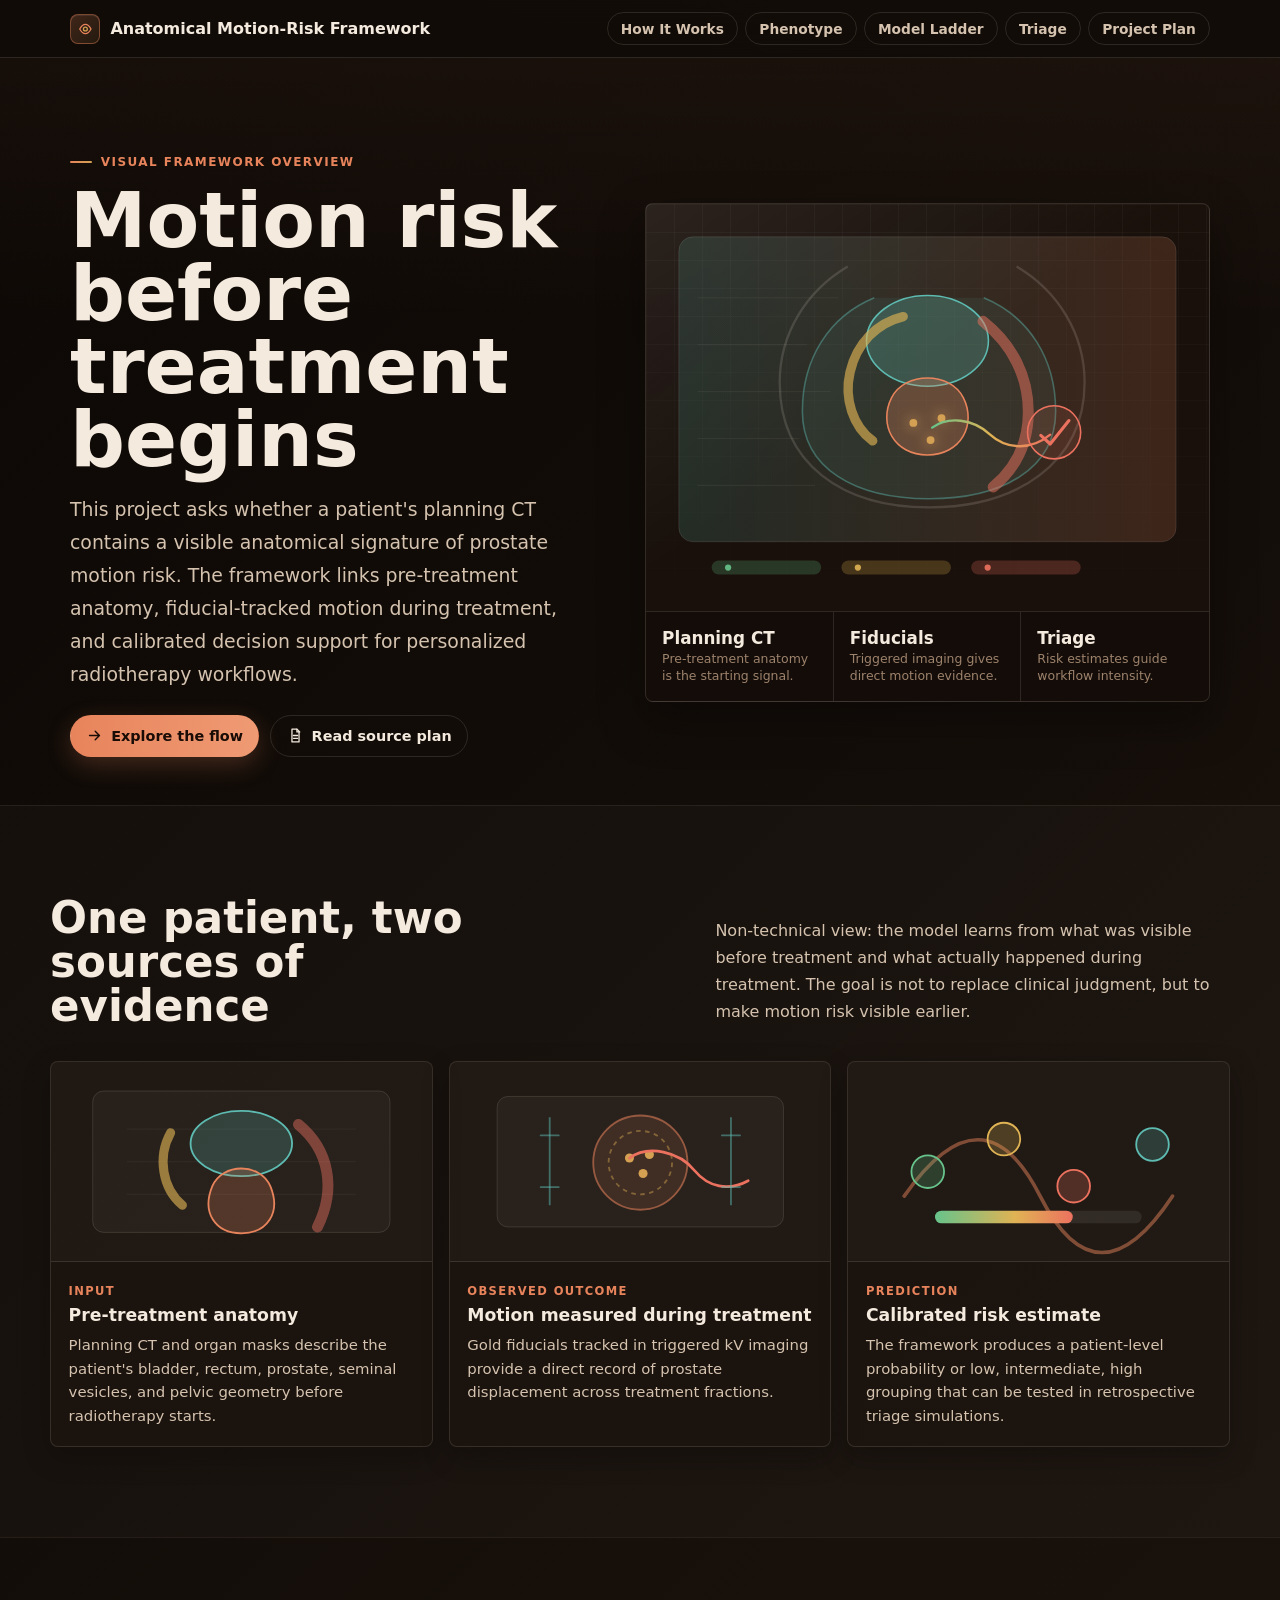
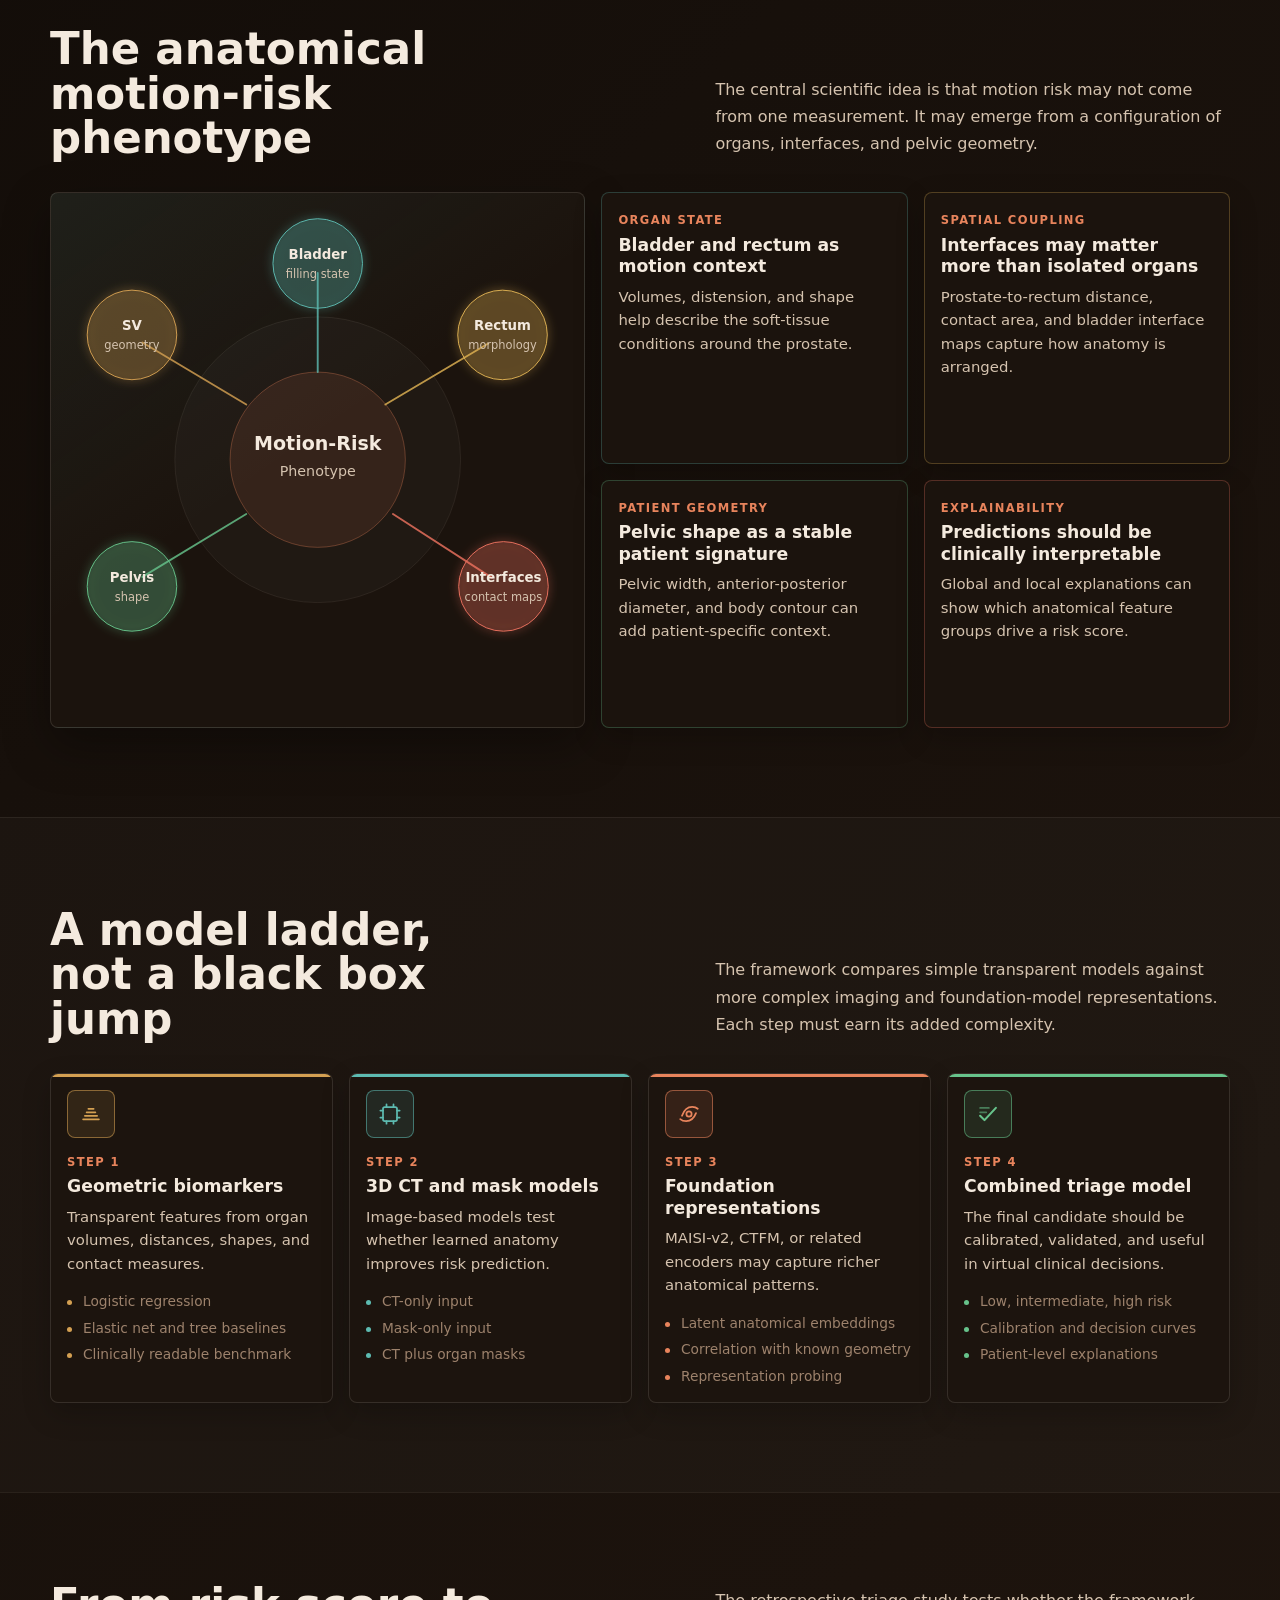
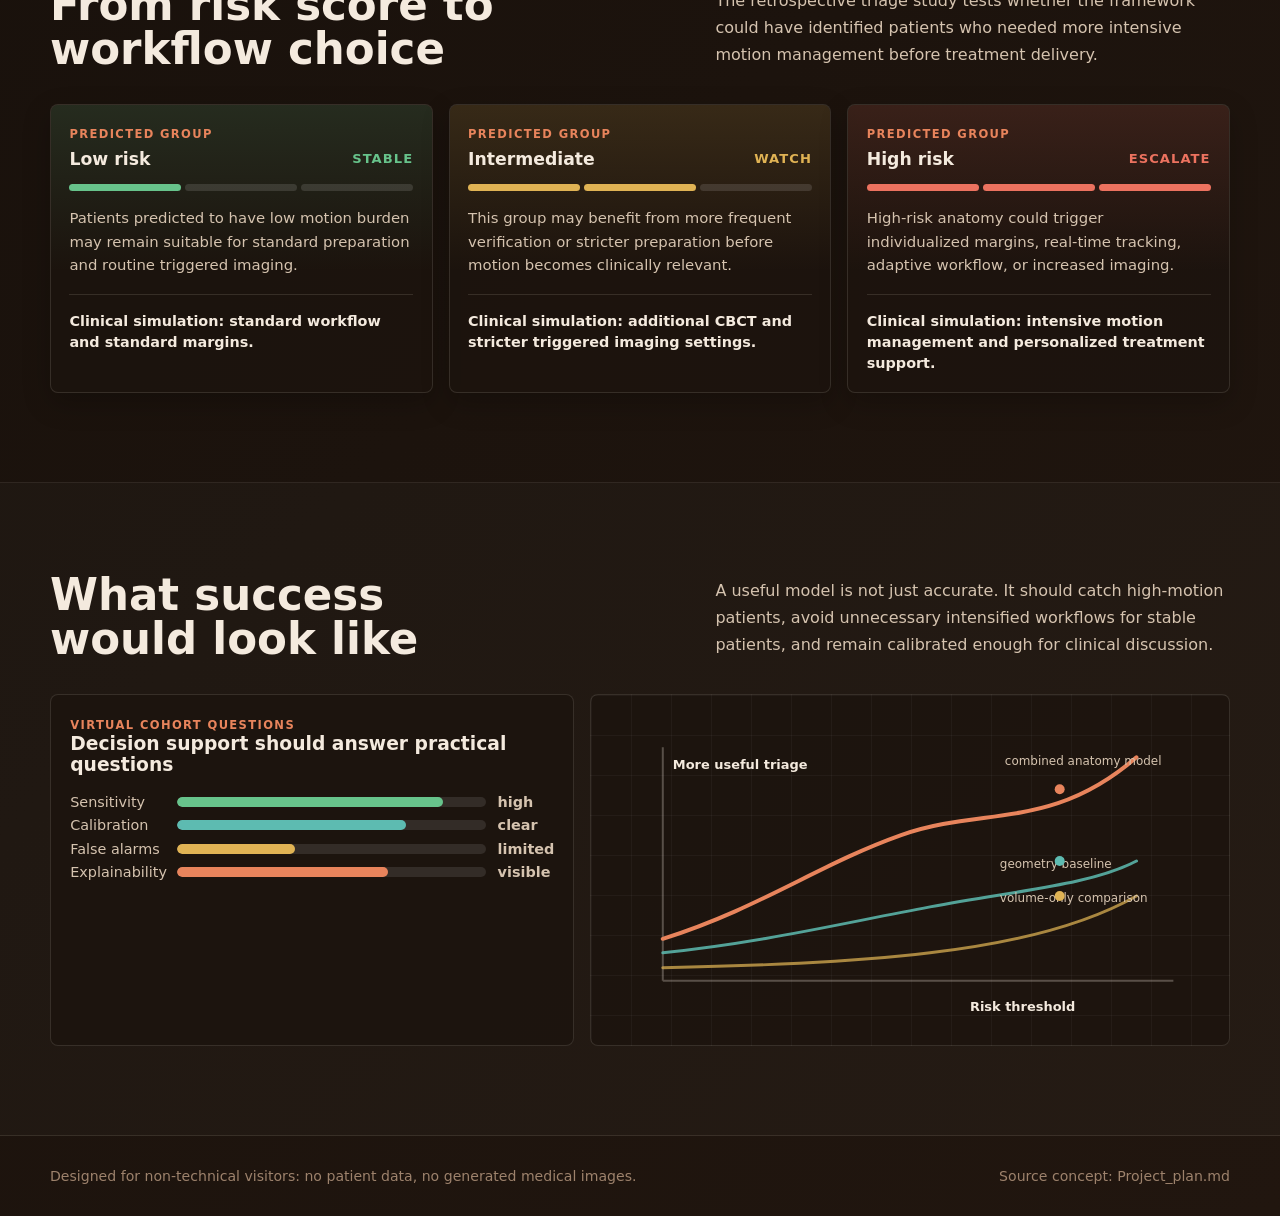
<file: visual_overview.html>
<!doctype html>
<html lang="en">
  <head>
    <meta charset="UTF-8" />
    <meta name="viewport" content="width=device-width, initial-scale=1.0" />
    <title>Visual Overview | Anatomical Motion-Risk Phenotype</title>
    <meta
      name="description"
      content="A non-technical visual overview of a framework for predicting prostate radiotherapy motion risk from pre-treatment anatomy."
    />
    <style>
      :root {
        color-scheme: dark;
        --bg: #110c08;
        --bg-2: #18110c;
        --panel: rgba(29, 20, 14, 0.86);
        --panel-2: rgba(36, 25, 18, 0.92);
        --ink: #f4eade;
        --ink-2: #d5c3af;
        --muted: #9d826c;
        --line: rgba(244, 234, 222, 0.12);
        --line-2: rgba(244, 234, 222, 0.07);
        --accent: #e8845c;
        --accent-2: #d4a052;
        --teal: #5dbbb1;
        --green: #67c38b;
        --amber: #e0b354;
        --coral: #ec725f;
        --red: #f07070;
        --shadow: 0 18px 46px rgba(0, 0, 0, 0.34);
        --radius: 8px;
        --max: 1180px;
      }

      * { box-sizing: border-box; }

      html {
        min-height: 100%;
        background: var(--bg);
        scroll-behavior: smooth;
      }

      body {
        min-height: 100%;
        margin: 0;
        overflow-x: hidden;
        font-family:
          "DM Sans", Inter, ui-sans-serif, system-ui, -apple-system,
          BlinkMacSystemFont, "Segoe UI", sans-serif;
        color: var(--ink);
        background:
          linear-gradient(180deg, rgba(232, 132, 92, 0.06), transparent 20rem),
          linear-gradient(135deg, #0c0805 0%, #17100b 42%, #21160f 100%);
      }

      body::before {
        content: "";
        position: fixed;
        inset: 0;
        z-index: -1;
        background-image:
          linear-gradient(rgba(255, 255, 255, 0.028) 1px, transparent 1px),
          linear-gradient(90deg, rgba(255, 255, 255, 0.028) 1px, transparent 1px);
        background-size: 44px 44px;
        mask-image: linear-gradient(180deg, black, transparent 86%);
      }

      a { color: inherit; }

      .topbar {
        position: sticky;
        top: 0;
        z-index: 10;
        border-bottom: 1px solid var(--line);
        background: rgba(17, 12, 8, 0.82);
        backdrop-filter: blur(18px);
      }

      .topbar-inner {
        display: flex;
        align-items: center;
        justify-content: space-between;
        gap: 1rem;
        max-width: var(--max);
        margin: 0 auto;
        padding: 0.75rem 1.25rem;
      }

      .brand {
        display: flex;
        align-items: center;
        gap: 0.65rem;
        min-width: 0;
        color: var(--ink);
        text-decoration: none;
        font-weight: 800;
        letter-spacing: 0;
      }

      .brand-mark {
        display: grid;
        width: 30px;
        height: 30px;
        place-items: center;
        border: 1px solid rgba(232, 132, 92, 0.42);
        border-radius: 8px;
        background: linear-gradient(135deg, rgba(232, 132, 92, 0.22), rgba(212, 160, 82, 0.1));
        box-shadow: inset 0 1px 0 rgba(255, 255, 255, 0.08);
      }

      .brand-mark svg { width: 18px; height: 18px; }

      .nav {
        display: flex;
        align-items: center;
        gap: 0.45rem;
      }

      .nav a {
        border: 1px solid var(--line);
        border-radius: 999px;
        color: var(--ink-2);
        padding: 0.48rem 0.82rem;
        text-decoration: none;
        font-size: 0.86rem;
        font-weight: 700;
      }

      .nav a:hover {
        border-color: rgba(232, 132, 92, 0.46);
        color: var(--ink);
        background: rgba(232, 132, 92, 0.08);
      }

      .hero {
        max-width: var(--max);
        margin: 0 auto;
        padding: clamp(3rem, 7vw, 6.5rem) 1.25rem 3rem;
      }

      .hero-grid {
        display: grid;
        grid-template-columns: minmax(0, 0.95fr) minmax(360px, 1.05fr);
        gap: clamp(2rem, 5vw, 4.5rem);
        align-items: center;
      }

      .hero-grid > *,
      .section-heading > *,
      .phenotype-layout > *,
      .utility > * {
        min-width: 0;
      }

      .eyebrow {
        display: inline-flex;
        align-items: center;
        gap: 0.55rem;
        margin: 0 0 1rem;
        color: var(--accent);
        font-size: 0.75rem;
        font-weight: 900;
        letter-spacing: 0.12em;
        text-transform: uppercase;
      }

      .eyebrow::before {
        content: "";
        width: 22px;
        height: 2px;
        border-radius: 99px;
        background: linear-gradient(90deg, var(--accent), var(--accent-2));
      }

      h1, h2, h3, p { margin-top: 0; }

      h1 {
        max-width: 12ch;
        margin-bottom: 1rem;
        font-size: clamp(2.35rem, 6vw, 5rem);
        line-height: 0.95;
        letter-spacing: 0;
      }

      .lead {
        max-width: 64ch;
        color: var(--ink-2);
        font-size: clamp(1rem, 1.6vw, 1.18rem);
        line-height: 1.75;
      }

      .hero-actions {
        display: flex;
        flex-wrap: wrap;
        gap: 0.7rem;
        margin-top: 1.5rem;
      }

      .button {
        display: inline-flex;
        align-items: center;
        gap: 0.5rem;
        min-height: 42px;
        border-radius: 999px;
        border: 1px solid var(--line);
        padding: 0.58rem 0.95rem;
        color: var(--ink);
        text-decoration: none;
        font-size: 0.9rem;
        font-weight: 800;
      }

      .button.primary {
        border-color: transparent;
        background: linear-gradient(90deg, var(--accent), #ef9a73);
        color: #190c06;
        box-shadow: 0 8px 24px rgba(232, 132, 92, 0.24);
      }

      .button svg { width: 17px; height: 17px; }

      .hero-visual {
        position: relative;
        margin: 0;
        border: 1px solid var(--line);
        border-radius: var(--radius);
        background:
          linear-gradient(145deg, rgba(255, 255, 255, 0.08), transparent 42%),
          rgba(28, 19, 13, 0.72);
        box-shadow: var(--shadow);
        overflow: hidden;
      }

      .hero-visual::before {
        content: "";
        position: absolute;
        inset: 0;
        background-image:
          linear-gradient(rgba(255, 255, 255, 0.035) 1px, transparent 1px),
          linear-gradient(90deg, rgba(255, 255, 255, 0.035) 1px, transparent 1px);
        background-size: 28px 28px;
        mask-image: linear-gradient(180deg, rgba(0, 0, 0, 0.9), transparent 92%);
      }

      .hero-visual svg {
        position: relative;
        display: block;
        width: 100%;
        height: auto;
      }

      .quick-stats {
        display: grid;
        grid-template-columns: repeat(3, 1fr);
        border-top: 1px solid var(--line);
        background: rgba(13, 9, 6, 0.44);
      }

      .quick-stat {
        padding: 1rem;
        border-right: 1px solid var(--line);
      }

      .quick-stat:last-child { border-right: 0; }

      .quick-stat b {
        display: block;
        color: var(--ink);
        font-size: 1.05rem;
      }

      .quick-stat span {
        display: block;
        margin-top: 0.2rem;
        color: var(--muted);
        font-size: 0.78rem;
        line-height: 1.35;
      }

      .section {
        border-top: 1px solid var(--line-2);
        padding: clamp(3rem, 7vw, 5.6rem) 1.25rem;
      }

      .section:nth-of-type(even) {
        background: rgba(255, 255, 255, 0.018);
      }

      .section-inner {
        max-width: var(--max);
        margin: 0 auto;
      }

      .section-heading {
        display: grid;
        grid-template-columns: minmax(0, 0.8fr) minmax(280px, 0.65fr);
        gap: 2rem;
        align-items: end;
        margin-bottom: 2rem;
      }

      h2 {
        max-width: 15ch;
        margin-bottom: 0;
        font-size: clamp(1.8rem, 3.4vw, 3rem);
        line-height: 1.02;
        letter-spacing: 0;
      }

      .section-heading p {
        margin-bottom: 0.2rem;
        color: var(--ink-2);
        line-height: 1.7;
      }

      .journey {
        display: grid;
        grid-template-columns: repeat(3, minmax(0, 1fr));
        gap: 1rem;
      }

      .step-card,
      .feature-card,
      .model-card,
      .risk-card {
        border: 1px solid var(--line);
        border-radius: var(--radius);
        background: var(--panel);
        box-shadow: 0 10px 28px rgba(0, 0, 0, 0.22);
      }

      .step-card {
        display: grid;
        grid-template-rows: auto 1fr;
        min-height: 360px;
        overflow: hidden;
      }

      .step-visual {
        min-height: 188px;
        border-bottom: 1px solid var(--line);
        background: rgba(255, 255, 255, 0.025);
      }

      .step-visual svg {
        display: block;
        width: 100%;
        height: 100%;
        min-height: 188px;
      }

      .step-copy {
        padding: 1.1rem;
      }

      .step-kicker,
      .card-kicker {
        color: var(--accent);
        font-size: 0.72rem;
        font-weight: 900;
        letter-spacing: 0.12em;
        text-transform: uppercase;
      }

      .step-copy h3,
      .feature-card h3,
      .model-card h3,
      .risk-card h3 {
        margin: 0.4rem 0 0.5rem;
        font-size: 1.08rem;
        line-height: 1.24;
      }

      .step-copy p,
      .feature-card p,
      .model-card p,
      .risk-card p {
        margin-bottom: 0;
        color: var(--ink-2);
        font-size: 0.93rem;
        line-height: 1.58;
      }

      .phenotype-layout {
        display: grid;
        grid-template-columns: minmax(320px, 0.92fr) minmax(0, 1.08fr);
        gap: 1rem;
        align-items: stretch;
      }

      .phenotype-map {
        border: 1px solid var(--line);
        border-radius: var(--radius);
        background:
          linear-gradient(145deg, rgba(93, 187, 177, 0.08), transparent 48%),
          var(--panel);
        box-shadow: var(--shadow);
        min-height: 520px;
        overflow: hidden;
      }

      .phenotype-map svg {
        display: block;
        width: 100%;
        height: 100%;
        min-height: 520px;
      }

      .feature-grid {
        display: grid;
        grid-template-columns: repeat(2, minmax(0, 1fr));
        gap: 1rem;
      }

      .feature-card {
        padding: 1rem;
        min-height: 158px;
      }

      .feature-card[data-tone="teal"] { border-color: rgba(93, 187, 177, 0.26); }
      .feature-card[data-tone="amber"] { border-color: rgba(224, 179, 84, 0.28); }
      .feature-card[data-tone="coral"] { border-color: rgba(236, 114, 95, 0.28); }
      .feature-card[data-tone="green"] { border-color: rgba(103, 195, 139, 0.28); }

      .model-ladder {
        display: grid;
        grid-template-columns: repeat(4, minmax(0, 1fr));
        gap: 1rem;
      }

      .model-card {
        position: relative;
        min-height: 306px;
        padding: 1rem;
        overflow: hidden;
      }

      .model-card::before {
        content: "";
        position: absolute;
        top: 0;
        left: 0;
        right: 0;
        height: 3px;
        background: var(--tone, var(--accent));
      }

      .model-icon {
        display: grid;
        width: 48px;
        height: 48px;
        place-items: center;
        margin-bottom: 0.8rem;
        border: 1px solid color-mix(in srgb, var(--tone, var(--accent)), transparent 45%);
        border-radius: 8px;
        background: color-mix(in srgb, var(--tone, var(--accent)), transparent 88%);
      }

      .model-icon svg { width: 28px; height: 28px; }

      .model-card ul {
        display: grid;
        gap: 0.45rem;
        margin: 1rem 0 0;
        padding: 0;
        list-style: none;
      }

      .model-card li {
        position: relative;
        padding-left: 1rem;
        color: var(--muted);
        font-size: 0.86rem;
        line-height: 1.4;
      }

      .model-card li::before {
        content: "";
        position: absolute;
        top: 0.58em;
        left: 0;
        width: 5px;
        height: 5px;
        border-radius: 50%;
        background: var(--tone, var(--accent));
      }

      .triage-grid {
        display: grid;
        grid-template-columns: repeat(3, minmax(0, 1fr));
        gap: 1rem;
      }

      .risk-card {
        position: relative;
        padding: 1.15rem;
        overflow: hidden;
      }

      .risk-card::before {
        content: "";
        position: absolute;
        inset: 0;
        background: linear-gradient(180deg, color-mix(in srgb, var(--risk), transparent 86%), transparent 58%);
        pointer-events: none;
      }

      .risk-card > * { position: relative; }

      .risk-meter {
        display: flex;
        gap: 0.25rem;
        margin: 0.9rem 0 1rem;
      }

      .risk-meter span {
        flex: 1;
        height: 7px;
        border-radius: 99px;
        background: rgba(255, 255, 255, 0.12);
      }

      .risk-card.low .risk-meter span:nth-child(-n+1),
      .risk-card.mid .risk-meter span:nth-child(-n+2),
      .risk-card.high .risk-meter span:nth-child(-n+3) {
        background: var(--risk);
      }

      .risk-card h3 {
        display: flex;
        align-items: center;
        justify-content: space-between;
        gap: 1rem;
      }

      .risk-card h3 span:last-child {
        color: var(--risk);
        font-size: 0.82rem;
        font-weight: 900;
        letter-spacing: 0.08em;
        text-transform: uppercase;
      }

      .risk-action {
        margin-top: 1rem;
        padding-top: 1rem;
        border-top: 1px solid var(--line);
        color: var(--ink);
        font-size: 0.9rem;
        font-weight: 800;
        line-height: 1.45;
      }

      .utility {
        display: grid;
        grid-template-columns: minmax(0, 0.9fr) minmax(320px, 1.1fr);
        gap: 1rem;
        align-items: stretch;
      }

      .utility-panel {
        border: 1px solid var(--line);
        border-radius: var(--radius);
        background: var(--panel);
        padding: 1.2rem;
      }

      .cohort {
        display: grid;
        gap: 0.45rem;
        margin-top: 1.2rem;
      }

      .cohort-row {
        display: grid;
        grid-template-columns: 96px 1fr 56px;
        gap: 0.7rem;
        align-items: center;
        color: var(--ink-2);
        font-size: 0.9rem;
      }

      .bar {
        height: 10px;
        overflow: hidden;
        border-radius: 99px;
        background: rgba(255, 255, 255, 0.1);
      }

      .bar span {
        display: block;
        height: 100%;
        width: var(--w);
        border-radius: inherit;
        background: var(--c);
      }

      .decision-curve {
        min-height: 350px;
        border: 1px solid var(--line);
        border-radius: var(--radius);
        background:
          linear-gradient(rgba(255, 255, 255, 0.035) 1px, transparent 1px),
          linear-gradient(90deg, rgba(255, 255, 255, 0.035) 1px, transparent 1px),
          var(--panel);
        background-size: 40px 40px;
        overflow: hidden;
      }

      .decision-curve svg {
        display: block;
        width: 100%;
        height: 100%;
        min-height: 350px;
      }

      .footer {
        border-top: 1px solid var(--line);
        padding: 2rem 1.25rem;
        color: var(--muted);
      }

      .footer-inner {
        display: flex;
        justify-content: space-between;
        gap: 1rem;
        max-width: var(--max);
        margin: 0 auto;
        font-size: 0.88rem;
      }

      .mobile-only { display: none; }

      @media (max-width: 980px) {
        .hero-grid,
        .section-heading,
        .phenotype-layout,
        .utility {
          grid-template-columns: 1fr;
        }

        .journey,
        .model-ladder,
        .triage-grid {
          grid-template-columns: 1fr;
        }

        h1 { max-width: 14ch; }
        h2 { max-width: 18ch; }
      }

      @media (max-width: 640px) {
        .topbar-inner { align-items: flex-start; flex-direction: column; }
        .topbar-inner,
        .hero,
        .section,
        .footer {
          max-width: 100%;
        }
        .topbar-inner { width: 100%; }
        .brand {
          width: 100%;
          align-items: flex-start;
        }
        .brand span:last-child {
          min-width: 0;
          overflow-wrap: anywhere;
          line-height: 1.25;
        }
        .nav {
          display: grid;
          grid-template-columns: repeat(2, minmax(0, 1fr));
          width: 100%;
          padding-bottom: 0;
        }
        .nav a {
          padding-inline: 0.55rem;
          text-align: center;
        }
        .nav a[href="index.html"] { grid-column: 1 / -1; }
        .hero { padding-top: 2.4rem; }
        .hero-grid { gap: 1.25rem; }
        .lead { max-width: 34ch; }
        .hero-actions {
          flex-direction: column;
          align-items: stretch;
        }
        .button {
          width: 100%;
          justify-content: center;
        }
        .hero-visual { margin-inline: -0.2rem; }
        .quick-stats { grid-template-columns: 1fr; }
        .quick-stat { border-right: 0; border-bottom: 1px solid var(--line); }
        .feature-grid { grid-template-columns: 1fr; }
        .footer-inner { flex-direction: column; }
      }
    </style>
  </head>
  <body>
    <header class="topbar">
      <div class="topbar-inner">
        <a class="brand" href="visual_overview.html" aria-label="Visual overview home">
          <span class="brand-mark" aria-hidden="true">
            <svg viewBox="0 0 24 24" fill="none">
              <path d="M5 12c2.2-4.2 4.7-6.3 7.5-6.3S17.8 7.8 20 12c-2.2 4.2-4.7 6.3-7.5 6.3S7.2 16.2 5 12Z" stroke="#e8845c" stroke-width="1.7"/>
              <circle cx="12.5" cy="12" r="2.6" stroke="#d4a052" stroke-width="1.7"/>
            </svg>
          </span>
          <span>Anatomical Motion-Risk Framework</span>
        </a>
        <nav class="nav" aria-label="Page links">
          <a href="#journey">How It Works</a>
          <a href="#phenotype">Phenotype</a>
          <a href="#models">Model Ladder</a>
          <a href="#triage">Triage</a>
          <a href="index.html">Project Plan</a>
        </nav>
      </div>
    </header>

    <main>
      <section class="hero" aria-labelledby="hero-title">
        <div class="hero-grid">
          <div>
            <p class="eyebrow">Visual framework overview</p>
            <h1 id="hero-title">Motion risk before treatment begins</h1>
            <p class="lead">
              This project asks whether a patient&apos;s planning CT contains a visible anatomical
              signature of prostate motion risk. The framework links pre-treatment anatomy,
              fiducial-tracked motion during treatment, and calibrated decision support for
              personalized radiotherapy workflows.
            </p>
            <div class="hero-actions">
              <a class="button primary" href="#journey">
                <svg viewBox="0 0 24 24" fill="none" aria-hidden="true">
                  <path d="M5 12h14M13 6l6 6-6 6" stroke="currentColor" stroke-width="2" stroke-linecap="round" stroke-linejoin="round"/>
                </svg>
                Explore the flow
              </a>
              <a class="button" href="Project_plan.md">
                <svg viewBox="0 0 24 24" fill="none" aria-hidden="true">
                  <path d="M7 3h7l3 3v15H7V3Z" stroke="currentColor" stroke-width="1.8" stroke-linejoin="round"/>
                  <path d="M14 3v4h4M9 12h6M9 16h6" stroke="currentColor" stroke-width="1.8" stroke-linecap="round"/>
                </svg>
                Read source plan
              </a>
            </div>
          </div>

          <figure class="hero-visual" aria-label="Stylized planning CT anatomy connected to motion-risk prediction">
            <svg viewBox="0 0 720 520" role="img">
              <defs>
                <linearGradient id="ctFrame" x1="0" x2="1">
                  <stop offset="0%" stop-color="#5dbbb1" stop-opacity="0.16"/>
                  <stop offset="100%" stop-color="#e8845c" stop-opacity="0.18"/>
                </linearGradient>
                <linearGradient id="riskPath" x1="0" x2="1">
                  <stop offset="0%" stop-color="#67c38b"/>
                  <stop offset="50%" stop-color="#e0b354"/>
                  <stop offset="100%" stop-color="#ec725f"/>
                </linearGradient>
                <filter id="softGlow" x="-40%" y="-40%" width="180%" height="180%">
                  <feGaussianBlur stdDeviation="8" result="blur"/>
                  <feMerge>
                    <feMergeNode in="blur"/>
                    <feMergeNode in="SourceGraphic"/>
                  </feMerge>
                </filter>
              </defs>

              <rect x="42" y="42" width="636" height="390" rx="18" fill="url(#ctFrame)" stroke="rgba(244,234,222,.14)"/>
              <path d="M66 120h180M66 180h140M66 240h170M66 300h130M66 360h150" stroke="rgba(244,234,222,.08)"/>
              <path d="M474 80c54 32 87 87 87 148 0 105-89 160-199 160S171 333 171 228c0-61 33-116 87-148" fill="none" stroke="rgba(244,234,222,.14)" stroke-width="3"/>
              <path d="M292 120c-58 24-92 78-92 145 0 73 67 112 162 112s162-39 162-112c0-67-34-121-92-145" fill="rgba(93,187,177,.08)" stroke="rgba(93,187,177,.44)" stroke-width="2"/>

              <ellipse cx="360" cy="175" rx="78" ry="58" fill="rgba(93,187,177,.24)" stroke="#5dbbb1" stroke-width="2"/>
              <path d="M314 248c17-34 75-34 92 0 17 34-3 73-46 73s-63-39-46-73Z" fill="rgba(232,132,92,.28)" stroke="#e8845c" stroke-width="2"/>
              <path d="M290 303c-25-18-37-54-29-88 8-36 34-63 68-71" fill="none" stroke="rgba(224,179,84,.64)" stroke-width="12" stroke-linecap="round"/>
              <path d="M431 150c38 30 58 71 58 116 0 38-15 71-45 96" fill="none" stroke="rgba(236,114,95,.5)" stroke-width="14" stroke-linecap="round"/>

              <g filter="url(#softGlow)">
                <circle cx="342" cy="280" r="5" fill="#d4a052"/>
                <circle cx="378" cy="274" r="5" fill="#d4a052"/>
                <circle cx="364" cy="302" r="5" fill="#d4a052"/>
              </g>

              <path d="M366 286c21-15 52-11 73 8 24 22 55 20 78 1" fill="none" stroke="url(#riskPath)" stroke-width="3" stroke-linecap="round"/>
              <circle cx="522" cy="292" r="34" fill="rgba(236,114,95,.12)" stroke="#ec725f" stroke-width="2"/>
              <path d="M505 296l12 11 24-30" fill="none" stroke="#ec725f" stroke-width="4" stroke-linecap="round" stroke-linejoin="round"/>

              <g opacity=".92">
                <rect x="84" y="456" width="140" height="18" rx="9" fill="rgba(103,195,139,.24)"/>
                <rect x="250" y="456" width="140" height="18" rx="9" fill="rgba(224,179,84,.26)"/>
                <rect x="416" y="456" width="140" height="18" rx="9" fill="rgba(236,114,95,.26)"/>
                <circle cx="105" cy="465" r="4" fill="#67c38b"/>
                <circle cx="271" cy="465" r="4" fill="#e0b354"/>
                <circle cx="437" cy="465" r="4" fill="#ec725f"/>
              </g>
            </svg>
            <div class="quick-stats" aria-label="Project summary">
              <div class="quick-stat">
                <b>Planning CT</b>
                <span>Pre-treatment anatomy is the starting signal.</span>
              </div>
              <div class="quick-stat">
                <b>Fiducials</b>
                <span>Triggered imaging gives direct motion evidence.</span>
              </div>
              <div class="quick-stat">
                <b>Triage</b>
                <span>Risk estimates guide workflow intensity.</span>
              </div>
            </div>
          </figure>
        </div>
      </section>

      <section class="section" id="journey" aria-labelledby="journey-title">
        <div class="section-inner">
          <div class="section-heading">
            <h2 id="journey-title">One patient, two sources of evidence</h2>
            <p>
              Non-technical view: the model learns from what was visible before treatment and
              what actually happened during treatment. The goal is not to replace clinical
              judgment, but to make motion risk visible earlier.
            </p>
          </div>

          <div class="journey">
            <article class="step-card">
              <div class="step-visual" aria-hidden="true">
                <svg viewBox="0 0 420 220">
                  <rect x="46" y="32" width="328" height="156" rx="12" fill="rgba(255,255,255,.035)" stroke="rgba(244,234,222,.14)"/>
                  <path d="M84 74h252M84 110h252M84 146h252" stroke="rgba(244,234,222,.06)"/>
                  <ellipse cx="210" cy="90" rx="56" ry="36" fill="rgba(93,187,177,.22)" stroke="#5dbbb1" stroke-width="2"/>
                  <path d="M178 137c11-26 53-26 64 0 12 29-3 52-32 52s-44-23-32-52Z" fill="rgba(232,132,92,.22)" stroke="#e8845c" stroke-width="2"/>
                  <path d="M145 158c-22-18-28-53-13-80" fill="none" stroke="rgba(224,179,84,.62)" stroke-width="10" stroke-linecap="round"/>
                  <path d="M273 69c34 28 42 71 21 113" fill="none" stroke="rgba(236,114,95,.45)" stroke-width="12" stroke-linecap="round"/>
                </svg>
              </div>
              <div class="step-copy">
                <span class="step-kicker">Input</span>
                <h3>Pre-treatment anatomy</h3>
                <p>Planning CT and organ masks describe the patient&apos;s bladder, rectum, prostate, seminal vesicles, and pelvic geometry before radiotherapy starts.</p>
              </div>
            </article>

            <article class="step-card">
              <div class="step-visual" aria-hidden="true">
                <svg viewBox="0 0 420 220">
                  <rect x="52" y="38" width="316" height="144" rx="12" fill="rgba(255,255,255,.035)" stroke="rgba(244,234,222,.14)"/>
                  <circle cx="210" cy="111" r="52" fill="rgba(232,132,92,.12)" stroke="rgba(232,132,92,.55)" stroke-width="2"/>
                  <circle cx="210" cy="111" r="35" fill="none" stroke="rgba(224,179,84,.42)" stroke-width="2" stroke-dasharray="5 5"/>
                  <circle cx="198" cy="106" r="5" fill="#d4a052"/>
                  <circle cx="220" cy="102" r="5" fill="#d4a052"/>
                  <circle cx="213" cy="123" r="5" fill="#d4a052"/>
                  <path d="M198 106c21-15 55-7 72 14 15 18 37 23 59 11" fill="none" stroke="#ec725f" stroke-width="3" stroke-linecap="round"/>
                  <path d="M110 61v97M310 61v97" stroke="rgba(93,187,177,.5)" stroke-width="2"/>
                  <path d="M100 81h20M100 138h20M300 81h20M300 138h20" stroke="rgba(93,187,177,.5)" stroke-width="2" stroke-linecap="round"/>
                </svg>
              </div>
              <div class="step-copy">
                <span class="step-kicker">Observed outcome</span>
                <h3>Motion measured during treatment</h3>
                <p>Gold fiducials tracked in triggered kV imaging provide a direct record of prostate displacement across treatment fractions.</p>
              </div>
            </article>

            <article class="step-card">
              <div class="step-visual" aria-hidden="true">
                <svg viewBox="0 0 420 220">
                  <path d="M62 148c58-83 108-83 150 0s91 83 146 0" fill="none" stroke="rgba(232,132,92,.48)" stroke-width="4" stroke-linecap="round"/>
                  <circle cx="88" cy="121" r="18" fill="rgba(103,195,139,.22)" stroke="#67c38b" stroke-width="2"/>
                  <circle cx="172" cy="85" r="18" fill="rgba(224,179,84,.24)" stroke="#e0b354" stroke-width="2"/>
                  <circle cx="249" cy="137" r="18" fill="rgba(236,114,95,.24)" stroke="#ec725f" stroke-width="2"/>
                  <circle cx="336" cy="91" r="18" fill="rgba(93,187,177,.22)" stroke="#5dbbb1" stroke-width="2"/>
                  <rect x="96" y="164" width="228" height="14" rx="7" fill="rgba(255,255,255,.08)"/>
                  <rect x="96" y="164" width="152" height="14" rx="7" fill="url(#riskPathSmall)"/>
                  <defs>
                    <linearGradient id="riskPathSmall" x1="0" x2="1">
                      <stop offset="0%" stop-color="#67c38b"/>
                      <stop offset="58%" stop-color="#e0b354"/>
                      <stop offset="100%" stop-color="#ec725f"/>
                    </linearGradient>
                  </defs>
                </svg>
              </div>
              <div class="step-copy">
                <span class="step-kicker">Prediction</span>
                <h3>Calibrated risk estimate</h3>
                <p>The framework produces a patient-level probability or low, intermediate, high grouping that can be tested in retrospective triage simulations.</p>
              </div>
            </article>
          </div>
        </div>
      </section>

      <section class="section" id="phenotype" aria-labelledby="phenotype-title">
        <div class="section-inner">
          <div class="section-heading">
            <h2 id="phenotype-title">The anatomical motion-risk phenotype</h2>
            <p>
              The central scientific idea is that motion risk may not come from one measurement.
              It may emerge from a configuration of organs, interfaces, and pelvic geometry.
            </p>
          </div>

          <div class="phenotype-layout">
            <div class="phenotype-map" aria-label="Network map of anatomical contributors to motion risk">
              <svg viewBox="0 0 560 560" role="img">
                <defs>
                  <filter id="nodeGlow" x="-60%" y="-60%" width="220%" height="220%">
                    <feGaussianBlur stdDeviation="5" result="blur"/>
                    <feMerge><feMergeNode in="blur"/><feMergeNode in="SourceGraphic"/></feMerge>
                  </filter>
                </defs>
                <circle cx="280" cy="280" r="150" fill="rgba(255,255,255,.025)" stroke="rgba(244,234,222,.08)"/>
                <circle cx="280" cy="280" r="92" fill="rgba(232,132,92,.1)" stroke="rgba(232,132,92,.34)"/>
                <text x="280" y="270" text-anchor="middle" fill="#f4eade" font-size="20" font-weight="800">Motion-Risk</text>
                <text x="280" y="297" text-anchor="middle" fill="#d5c3af" font-size="15">Phenotype</text>

                <g stroke-width="2" stroke-linecap="round" opacity=".82">
                  <path d="M280 188L280 84" stroke="#5dbbb1"/>
                  <path d="M351 222L459 158" stroke="#e0b354"/>
                  <path d="M359 337L463 404" stroke="#ec725f"/>
                  <path d="M205 337L96 403" stroke="#67c38b"/>
                  <path d="M205 222L96 157" stroke="#d4a052"/>
                </g>

                <g filter="url(#nodeGlow)">
                  <circle cx="280" cy="74" r="47" fill="rgba(93,187,177,.18)" stroke="#5dbbb1"/>
                  <circle cx="474" cy="149" r="47" fill="rgba(224,179,84,.18)" stroke="#e0b354"/>
                  <circle cx="475" cy="413" r="47" fill="rgba(236,114,95,.18)" stroke="#ec725f"/>
                  <circle cx="85" cy="413" r="47" fill="rgba(103,195,139,.18)" stroke="#67c38b"/>
                  <circle cx="85" cy="149" r="47" fill="rgba(212,160,82,.18)" stroke="#d4a052"/>
                </g>

                <text x="280" y="69" text-anchor="middle" fill="#f4eade" font-size="14" font-weight="800">Bladder</text>
                <text x="280" y="89" text-anchor="middle" fill="#d5c3af" font-size="12">filling state</text>
                <text x="474" y="144" text-anchor="middle" fill="#f4eade" font-size="14" font-weight="800">Rectum</text>
                <text x="474" y="164" text-anchor="middle" fill="#d5c3af" font-size="12">morphology</text>
                <text x="475" y="408" text-anchor="middle" fill="#f4eade" font-size="14" font-weight="800">Interfaces</text>
                <text x="475" y="428" text-anchor="middle" fill="#d5c3af" font-size="12">contact maps</text>
                <text x="85" y="408" text-anchor="middle" fill="#f4eade" font-size="14" font-weight="800">Pelvis</text>
                <text x="85" y="428" text-anchor="middle" fill="#d5c3af" font-size="12">shape</text>
                <text x="85" y="144" text-anchor="middle" fill="#f4eade" font-size="14" font-weight="800">SV</text>
                <text x="85" y="164" text-anchor="middle" fill="#d5c3af" font-size="12">geometry</text>
              </svg>
            </div>

            <div class="feature-grid">
              <article class="feature-card" data-tone="teal">
                <span class="card-kicker">Organ state</span>
                <h3>Bladder and rectum as motion context</h3>
                <p>Volumes, distension, and shape help describe the soft-tissue conditions around the prostate.</p>
              </article>
              <article class="feature-card" data-tone="amber">
                <span class="card-kicker">Spatial coupling</span>
                <h3>Interfaces may matter more than isolated organs</h3>
                <p>Prostate-to-rectum distance, contact area, and bladder interface maps capture how anatomy is arranged.</p>
              </article>
              <article class="feature-card" data-tone="green">
                <span class="card-kicker">Patient geometry</span>
                <h3>Pelvic shape as a stable patient signature</h3>
                <p>Pelvic width, anterior-posterior diameter, and body contour can add patient-specific context.</p>
              </article>
              <article class="feature-card" data-tone="coral">
                <span class="card-kicker">Explainability</span>
                <h3>Predictions should be clinically interpretable</h3>
                <p>Global and local explanations can show which anatomical feature groups drive a risk score.</p>
              </article>
            </div>
          </div>
        </div>
      </section>

      <section class="section" id="models" aria-labelledby="models-title">
        <div class="section-inner">
          <div class="section-heading">
            <h2 id="models-title">A model ladder, not a black box jump</h2>
            <p>
              The framework compares simple transparent models against more complex imaging and
              foundation-model representations. Each step must earn its added complexity.
            </p>
          </div>

          <div class="model-ladder">
            <article class="model-card" style="--tone: #d4a052">
              <div class="model-icon" aria-hidden="true">
                <svg viewBox="0 0 32 32" fill="none">
                  <path d="M7 22h18M9 18h14M11 14h10M13 10h6" stroke="#d4a052" stroke-width="2" stroke-linecap="round"/>
                </svg>
              </div>
              <span class="card-kicker">Step 1</span>
              <h3>Geometric biomarkers</h3>
              <p>Transparent features from organ volumes, distances, shapes, and contact measures.</p>
              <ul>
                <li>Logistic regression</li>
                <li>Elastic net and tree baselines</li>
                <li>Clinically readable benchmark</li>
              </ul>
            </article>

            <article class="model-card" style="--tone: #5dbbb1">
              <div class="model-icon" aria-hidden="true">
                <svg viewBox="0 0 32 32" fill="none">
                  <rect x="8" y="8" width="16" height="16" rx="2" stroke="#5dbbb1" stroke-width="2"/>
                  <path d="M12 8V5M20 8V5M12 27v-3M20 27v-3M5 12h3M5 20h3M24 12h3M24 20h3" stroke="#5dbbb1" stroke-width="2" stroke-linecap="round"/>
                </svg>
              </div>
              <span class="card-kicker">Step 2</span>
              <h3>3D CT and mask models</h3>
              <p>Image-based models test whether learned anatomy improves risk prediction.</p>
              <ul>
                <li>CT-only input</li>
                <li>Mask-only input</li>
                <li>CT plus organ masks</li>
              </ul>
            </article>

            <article class="model-card" style="--tone: #e8845c">
              <div class="model-icon" aria-hidden="true">
                <svg viewBox="0 0 32 32" fill="none">
                  <path d="M8 18c2.3-6.8 6.2-10.2 11.7-10.2 2.6 0 4.7.7 6.3 2.2M24 15c-2.4 6.1-6.1 9.2-11.2 9.2-2.8 0-5.1-.8-6.8-2.4" stroke="#e8845c" stroke-width="2" stroke-linecap="round"/>
                  <circle cx="16" cy="16" r="3" stroke="#e8845c" stroke-width="2"/>
                </svg>
              </div>
              <span class="card-kicker">Step 3</span>
              <h3>Foundation representations</h3>
              <p>MAISI-v2, CTFM, or related encoders may capture richer anatomical patterns.</p>
              <ul>
                <li>Latent anatomical embeddings</li>
                <li>Correlation with known geometry</li>
                <li>Representation probing</li>
              </ul>
            </article>

            <article class="model-card" style="--tone: #67c38b">
              <div class="model-icon" aria-hidden="true">
                <svg viewBox="0 0 32 32" fill="none">
                  <path d="M7 18l5 5L25 9" stroke="#67c38b" stroke-width="2.4" stroke-linecap="round" stroke-linejoin="round"/>
                  <path d="M7 9h10M7 14h7" stroke="#67c38b" stroke-width="2" stroke-linecap="round" opacity=".55"/>
                </svg>
              </div>
              <span class="card-kicker">Step 4</span>
              <h3>Combined triage model</h3>
              <p>The final candidate should be calibrated, validated, and useful in virtual clinical decisions.</p>
              <ul>
                <li>Low, intermediate, high risk</li>
                <li>Calibration and decision curves</li>
                <li>Patient-level explanations</li>
              </ul>
            </article>
          </div>
        </div>
      </section>

      <section class="section" id="triage" aria-labelledby="triage-title">
        <div class="section-inner">
          <div class="section-heading">
            <h2 id="triage-title">From risk score to workflow choice</h2>
            <p>
              The retrospective triage study tests whether the framework could have identified
              patients who needed more intensive motion management before treatment delivery.
            </p>
          </div>

          <div class="triage-grid">
            <article class="risk-card low" style="--risk: #67c38b">
              <span class="card-kicker">Predicted group</span>
              <h3><span>Low risk</span><span>Stable</span></h3>
              <div class="risk-meter" aria-hidden="true"><span></span><span></span><span></span></div>
              <p>Patients predicted to have low motion burden may remain suitable for standard preparation and routine triggered imaging.</p>
              <div class="risk-action">Clinical simulation: standard workflow and standard margins.</div>
            </article>

            <article class="risk-card mid" style="--risk: #e0b354">
              <span class="card-kicker">Predicted group</span>
              <h3><span>Intermediate</span><span>Watch</span></h3>
              <div class="risk-meter" aria-hidden="true"><span></span><span></span><span></span></div>
              <p>This group may benefit from more frequent verification or stricter preparation before motion becomes clinically relevant.</p>
              <div class="risk-action">Clinical simulation: additional CBCT and stricter triggered imaging settings.</div>
            </article>

            <article class="risk-card high" style="--risk: #ec725f">
              <span class="card-kicker">Predicted group</span>
              <h3><span>High risk</span><span>Escalate</span></h3>
              <div class="risk-meter" aria-hidden="true"><span></span><span></span><span></span></div>
              <p>High-risk anatomy could trigger individualized margins, real-time tracking, adaptive workflow, or increased imaging.</p>
              <div class="risk-action">Clinical simulation: intensive motion management and personalized treatment support.</div>
            </article>
          </div>
        </div>
      </section>

      <section class="section" aria-labelledby="utility-title">
        <div class="section-inner">
          <div class="section-heading">
            <h2 id="utility-title">What success would look like</h2>
            <p>
              A useful model is not just accurate. It should catch high-motion patients, avoid
              unnecessary intensified workflows for stable patients, and remain calibrated enough
              for clinical discussion.
            </p>
          </div>

          <div class="utility">
            <div class="utility-panel">
              <span class="card-kicker">Virtual cohort questions</span>
              <h3>Decision support should answer practical questions</h3>
              <div class="cohort" aria-label="Evaluation priorities">
                <div class="cohort-row">
                  <span>Sensitivity</span>
                  <div class="bar"><span style="--w: 86%; --c: #67c38b"></span></div>
                  <strong>high</strong>
                </div>
                <div class="cohort-row">
                  <span>Calibration</span>
                  <div class="bar"><span style="--w: 74%; --c: #5dbbb1"></span></div>
                  <strong>clear</strong>
                </div>
                <div class="cohort-row">
                  <span>False alarms</span>
                  <div class="bar"><span style="--w: 38%; --c: #e0b354"></span></div>
                  <strong>limited</strong>
                </div>
                <div class="cohort-row">
                  <span>Explainability</span>
                  <div class="bar"><span style="--w: 68%; --c: #e8845c"></span></div>
                  <strong>visible</strong>
                </div>
              </div>
            </div>

            <div class="decision-curve" aria-label="Stylized decision utility curve">
              <svg viewBox="0 0 640 350" role="img">
                <path d="M72 286H584M72 52V286" stroke="rgba(244,234,222,.28)" stroke-width="2"/>
                <path d="M72 244C168 214 229 169 311 140c82-29 151-4 236-78" fill="none" stroke="#e8845c" stroke-width="4" stroke-linecap="round"/>
                <path d="M72 258C170 248 249 229 340 212c91-17 161-22 207-46" fill="none" stroke="#5dbbb1" stroke-width="3" stroke-linecap="round" opacity=".85"/>
                <path d="M72 273C165 271 255 268 340 258c85-10 154-27 207-57" fill="none" stroke="#e0b354" stroke-width="3" stroke-linecap="round" opacity=".72"/>
                <g fill="#f4eade" font-size="13" font-weight="800">
                  <text x="82" y="74">More useful triage</text>
                  <text x="380" y="316">Risk threshold</text>
                </g>
                <g fill="#d5c3af" font-size="12">
                  <text x="415" y="70">combined anatomy model</text>
                  <text x="410" y="173">geometry baseline</text>
                  <text x="410" y="207">volume-only comparison</text>
                </g>
                <circle cx="470" cy="94" r="5" fill="#e8845c"/>
                <circle cx="470" cy="166" r="5" fill="#5dbbb1"/>
                <circle cx="470" cy="201" r="5" fill="#e0b354"/>
              </svg>
            </div>
          </div>
        </div>
      </section>
    </main>

    <footer class="footer">
      <div class="footer-inner">
        <span>Designed for non-technical visitors: no patient data, no generated medical images.</span>
        <span>Source concept: Project_plan.md</span>
      </div>
    </footer>
  </body>
</html>
</file>
